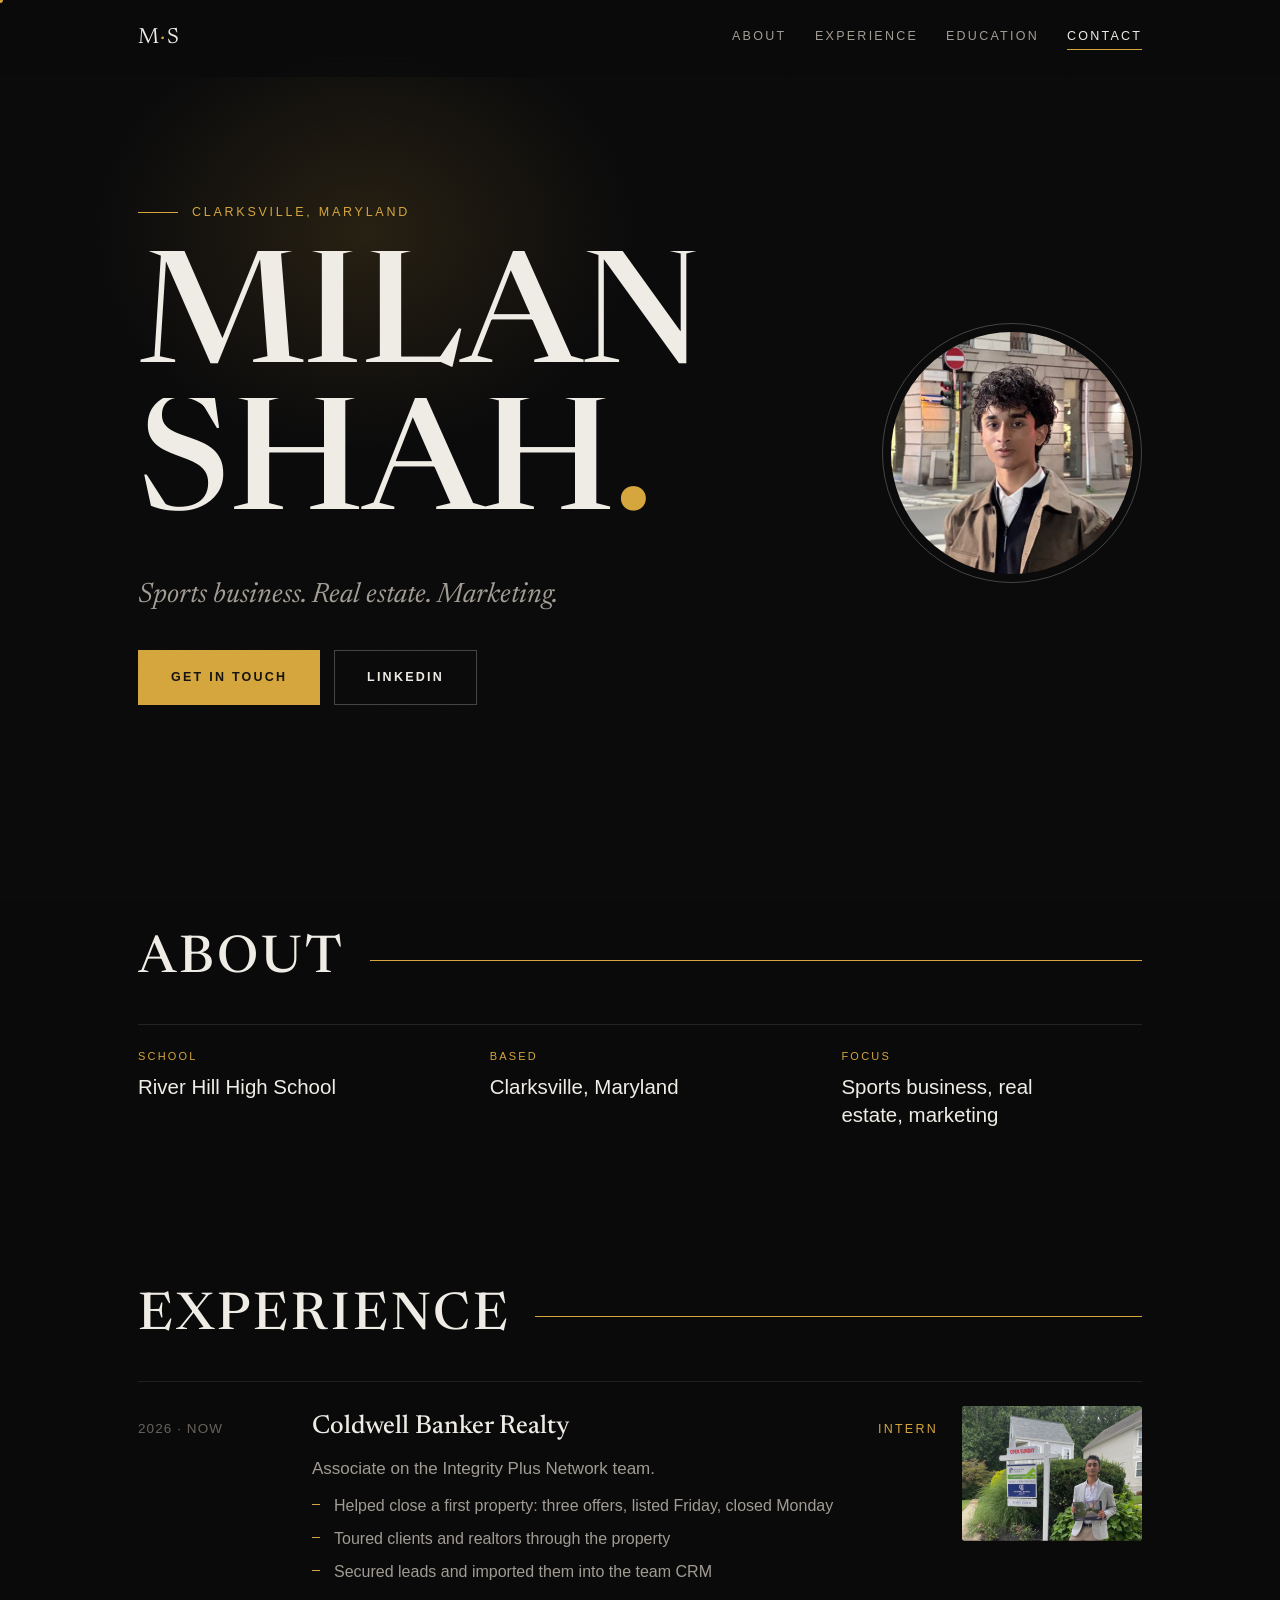
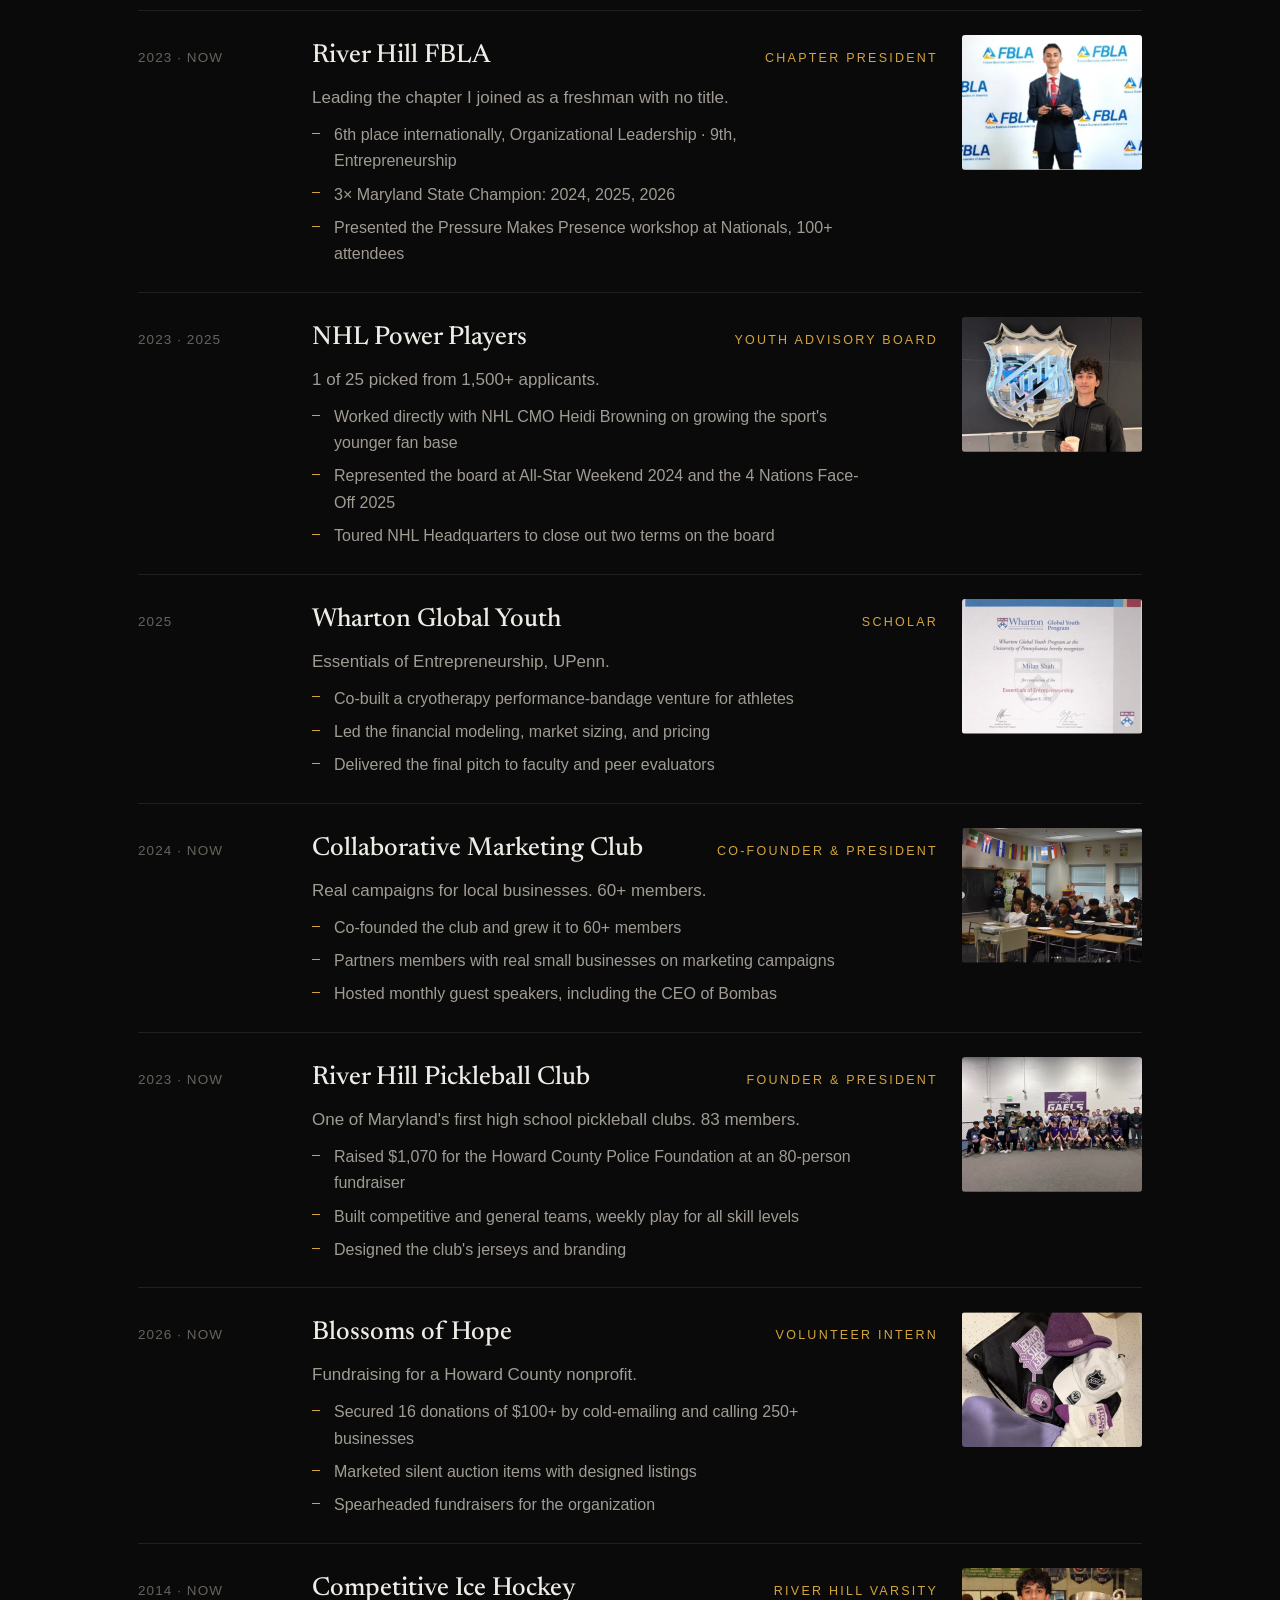
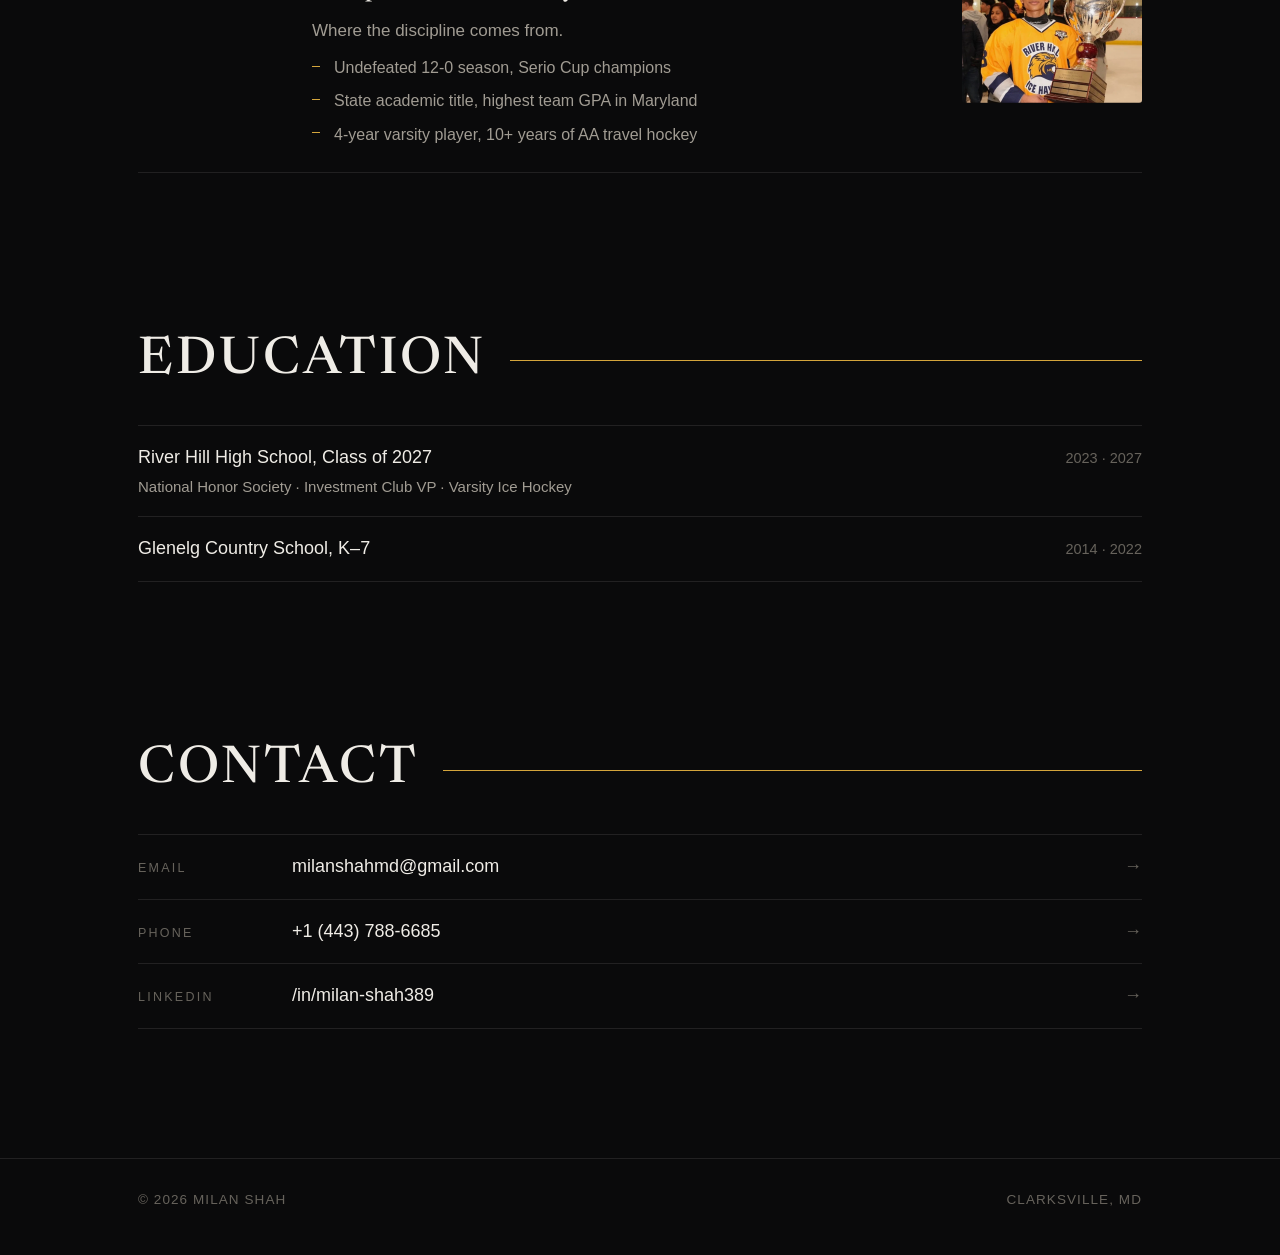
<file: index.html>
<!doctype html>
<html lang="en">
<head>
  <meta charset="utf-8" />
  <meta name="viewport" content="width=device-width, initial-scale=1" />
  <title>Milan Shah</title>
  <link rel="preconnect" href="https://fonts.googleapis.com">
  <link rel="preconnect" href="https://fonts.gstatic.com" crossorigin>
  <link href="https://fonts.googleapis.com/css2?family=Newsreader:ital,opsz,wght@0,6..72,400;0,6..72,500;1,6..72,400;1,6..72,500&display=swap" rel="stylesheet">
  <link rel="stylesheet" href="site.css" />
</head>
<body>

  <div id="intro"><div class="mono"><span>M</span><span class="amp">·</span><span>S</span></div><div class="bar"></div></div>
  <div id="progress"></div>
  <div id="grain"></div>
  <div id="cur-ring"></div><div id="cur-dot"></div>

  <header class="nav" id="nav">
    <div class="nav-inner">
      <a class="nav-brand" href="#top">M<span class="amp">·</span>S</a>
      <nav class="nav-links">
        <a href="#about">About</a>
        <a href="#experience">Experience</a>
        <a href="#education" class="hide-sm">Education</a>
        <a href="#contact">Contact</a>
      </nav>
    </div>
  </header>

  <main id="top">

    <section class="hero wrap" id="hero" data-screen-label="Hero">
      <div class="hero-grid">
        <div>
          <p class="hero-eyebrow caps">Clarksville, Maryland</p>
          <h1 class="display">
            <span class="line"><span class="w">Milan</span></span>
            <span class="line"><span class="w">Shah<span class="accent">.</span></span></span>
          </h1>
          <p class="hero-line">Sports business. Real estate. Marketing.</p>
          <div class="hero-actions">
            <a class="btn primary magnetic" href="mailto:milanshahmd@gmail.com">Get in touch</a>
            <a class="btn magnetic" href="https://www.linkedin.com/in/milan-shah389/" target="_blank" rel="noreferrer">LinkedIn</a>
          </div>
        </div>
        <div class="hero-photo">
          <img src="assets/milan-milan.png" alt="Milan Shah" />
        </div>
      </div>
    </section>

    <section class="wrap reveal" id="about" data-screen-label="About">
      <h2 class="section-label"><span class="t">About</span></h2>
      <div class="about-split stagger">
        <dl class="about-meta">
          <div><dt>School</dt><dd>River Hill High School</dd></div>
          <div><dt>Based</dt><dd>Clarksville, Maryland</dd></div>
          <div><dt>Focus</dt><dd>Sports business, real estate, marketing</dd></div>
        </dl>
      </div>
    </section>

    <section class="wrap reveal" id="experience" data-screen-label="Experience">
      <h2 class="section-label"><span class="t">Experience</span></h2>
      <div class="exp-list stagger">

        <article class="exp-row">
          <div class="exp-year">2026 · NOW</div>
          <div>
            <div class="exp-head">
              <h3 class="exp-org">Coldwell Banker Realty</h3>
              <span class="exp-role">Intern</span>
            </div>
            <p class="exp-desc">Associate on the Integrity Plus Network team.</p>
            <ul class="exp-points">
              <li>Helped close a first property: three offers, listed Friday, closed Monday</li>
              <li>Toured clients and realtors through the property</li>
              <li>Secured leads and imported them into the team CRM</li>
            </ul>
          </div>
          <div class="exp-img"><img src="assets/img-coldwell.png" alt="Coldwell Banker Realty" loading="lazy" /></div>
        </article>

        <article class="exp-row">
          <div class="exp-year">2023 · NOW</div>
          <div>
            <div class="exp-head">
              <h3 class="exp-org">River Hill FBLA</h3>
              <span class="exp-role">Chapter President</span>
            </div>
            <p class="exp-desc">Leading the chapter I joined as a freshman with no title.</p>
            <ul class="exp-points">
              <li>6th place internationally, Organizational Leadership · 9th, Entrepreneurship</li>
              <li>3× Maryland State Champion: 2024, 2025, 2026</li>
              <li>Presented the Pressure Makes Presence workshop at Nationals, 100+ attendees</li>
            </ul>
          </div>
          <div class="exp-img"><img src="assets/img-fbla.png" alt="River Hill FBLA" loading="lazy" /></div>
        </article>

        <article class="exp-row">
          <div class="exp-year">2023 · 2025</div>
          <div>
            <div class="exp-head">
              <h3 class="exp-org">NHL Power Players</h3>
              <span class="exp-role">Youth Advisory Board</span>
            </div>
            <p class="exp-desc">1 of 25 picked from 1,500+ applicants.</p>
            <ul class="exp-points">
              <li>Worked directly with NHL CMO Heidi Browning on growing the sport's younger fan base</li>
              <li>Represented the board at All-Star Weekend 2024 and the 4 Nations Face-Off 2025</li>
              <li>Toured NHL Headquarters to close out two terms on the board</li>
            </ul>
          </div>
          <div class="exp-img"><img src="assets/img-nhl.png" alt="NHL Power Players" loading="lazy" /></div>
        </article>

        <article class="exp-row">
          <div class="exp-year">2025</div>
          <div>
            <div class="exp-head">
              <h3 class="exp-org">Wharton Global Youth</h3>
              <span class="exp-role">Scholar</span>
            </div>
            <p class="exp-desc">Essentials of Entrepreneurship, UPenn.</p>
            <ul class="exp-points">
              <li>Co-built a cryotherapy performance-bandage venture for athletes</li>
              <li>Led the financial modeling, market sizing, and pricing</li>
              <li>Delivered the final pitch to faculty and peer evaluators</li>
            </ul>
          </div>
          <div class="exp-img"><img src="assets/img-wharton.png" alt="Wharton Global Youth" loading="lazy" /></div>
        </article>

        <article class="exp-row">
          <div class="exp-year">2024 · NOW</div>
          <div>
            <div class="exp-head">
              <h3 class="exp-org">Collaborative Marketing Club</h3>
              <span class="exp-role">Co-Founder &amp; President</span>
            </div>
            <p class="exp-desc">Real campaigns for local businesses. 60+ members.</p>
            <ul class="exp-points">
              <li>Co-founded the club and grew it to 60+ members</li>
              <li>Partners members with real small businesses on marketing campaigns</li>
              <li>Hosted monthly guest speakers, including the CEO of Bombas</li>
            </ul>
          </div>
          <div class="exp-img"><img src="assets/img-marketing.png" alt="Collaborative Marketing Club" loading="lazy" /></div>
        </article>

        <article class="exp-row">
          <div class="exp-year">2023 · NOW</div>
          <div>
            <div class="exp-head">
              <h3 class="exp-org">River Hill Pickleball Club</h3>
              <span class="exp-role">Founder &amp; President</span>
            </div>
            <p class="exp-desc">One of Maryland's first high school pickleball clubs. 83 members.</p>
            <ul class="exp-points">
              <li>Raised $1,070 for the Howard County Police Foundation at an 80-person fundraiser</li>
              <li>Built competitive and general teams, weekly play for all skill levels</li>
              <li>Designed the club's jerseys and branding</li>
            </ul>
          </div>
          <div class="exp-img"><img src="assets/img-pickleball.png" alt="River Hill Pickleball Club" loading="lazy" /></div>
        </article>

        <article class="exp-row">
          <div class="exp-year">2026 · NOW</div>
          <div>
            <div class="exp-head">
              <h3 class="exp-org">Blossoms of Hope</h3>
              <span class="exp-role">Volunteer Intern</span>
            </div>
            <p class="exp-desc">Fundraising for a Howard County nonprofit.</p>
            <ul class="exp-points">
              <li>Secured 16 donations of $100+ by cold-emailing and calling 250+ businesses</li>
              <li>Marketed silent auction items with designed listings</li>
              <li>Spearheaded fundraisers for the organization</li>
            </ul>
          </div>
          <div class="exp-img"><img src="assets/img-blossoms.png" alt="Blossoms of Hope" loading="lazy" /></div>
        </article>

        <article class="exp-row">
          <div class="exp-year">2014 · NOW</div>
          <div>
            <div class="exp-head">
              <h3 class="exp-org">Competitive Ice Hockey</h3>
              <span class="exp-role">River Hill Varsity</span>
            </div>
            <p class="exp-desc">Where the discipline comes from.</p>
            <ul class="exp-points">
              <li>Undefeated 12-0 season, Serio Cup champions</li>
              <li>State academic title, highest team GPA in Maryland</li>
              <li>4-year varsity player, 10+ years of AA travel hockey</li>
            </ul>
          </div>
          <div class="exp-img"><img src="assets/img-hockey.png" alt="Competitive ice hockey" loading="lazy" /></div>
        </article>

      </div>
    </section>

    <section class="wrap reveal" id="education" data-screen-label="Education">
      <h2 class="section-label"><span class="t">Education</span></h2>
      <div class="row-list">
        <div class="row-item">
          <span class="what">River Hill High School, Class of 2027<span class="edu-note">National Honor Society · Investment Club VP · Varsity Ice Hockey</span></span>
          <span class="who">2023 · 2027</span>
        </div>
        <div class="row-item">
          <span class="what">Glenelg Country School, K–7</span>
          <span class="who">2014 · 2022</span>
        </div>
      </div>
    </section>

    <section class="wrap reveal" id="contact" data-screen-label="Contact">
      <h2 class="section-label"><span class="t">Contact</span></h2>
      <div class="row-list">
        <a class="row-item contact-item" href="mailto:milanshahmd@gmail.com">
          <span class="contact-k">Email</span>
          <span class="what">milanshahmd@gmail.com</span>
          <span class="arr">→</span>
        </a>
        <a class="row-item contact-item" href="tel:14437886685">
          <span class="contact-k">Phone</span>
          <span class="what">+1 (443) 788-6685</span>
          <span class="arr">→</span>
        </a>
        <a class="row-item contact-item" href="https://www.linkedin.com/in/milan-shah389/" target="_blank" rel="noreferrer">
          <span class="contact-k">LinkedIn</span>
          <span class="what">/in/milan-shah389</span>
          <span class="arr">→</span>
        </a>
      </div>
    </section>

  </main>

  <footer class="footer">
    <div class="wrap">
      <span>© 2026 MILAN SHAH</span>
      <span>CLARKSVILLE, MD</span>
    </div>
  </footer>

  <script>
    (function () {
      // scroll progress bar + hero parallax
      var prog = document.getElementById("progress");
      var heroGrid = document.querySelector(".hero-grid");
      var reduced = window.matchMedia("(prefers-reduced-motion: reduce)").matches;
      window.addEventListener("scroll", function () {
        var h = document.documentElement;
        var max = h.scrollHeight - h.clientHeight;
        if (prog) prog.style.width = (max > 0 ? (h.scrollTop / max) * 100 : 0) + "%";
        if (heroGrid && !reduced && h.scrollTop < h.clientHeight) {
          heroGrid.style.transform = "translateY(" + h.scrollTop * 0.18 + "px)";
          heroGrid.style.opacity = Math.max(0, 1 - h.scrollTop / (h.clientHeight * 0.85));
        }
      }, { passive: true });

      // custom cursor: gold dot + trailing ring
      var dot = document.getElementById("cur-dot");
      var ring = document.getElementById("cur-ring");
      if (dot && ring && window.matchMedia("(hover:hover) and (pointer:fine)").matches) {
        var rx = -100, ry = -100, tx = -100, ty = -100;
        document.addEventListener("mousemove", function (e) {
          tx = e.clientX; ty = e.clientY;
          dot.style.left = tx + "px"; dot.style.top = ty + "px";
        });
        (function loop() {
          rx += (tx - rx) * 0.16; ry += (ty - ry) * 0.16;
          ring.style.left = rx + "px"; ring.style.top = ry + "px";
          requestAnimationFrame(loop);
        })();
        document.addEventListener("mouseover", function (e) {
          document.body.classList.toggle("cur-hover", !!e.target.closest("a, button, .exp-img, .exp-row"));
        });
      } else { if (dot) dot.remove(); if (ring) ring.remove(); }

      // intro curtain: full show once per session, skip after
      var intro = document.getElementById("intro");
      var seen = sessionStorage.getItem("ms-intro-seen");
      if (seen) { document.body.classList.add("no-intro"); }
      else if (intro) {
        sessionStorage.setItem("ms-intro-seen", "1");
        setTimeout(function () { intro.classList.add("done"); }, 1300);
        setTimeout(function () { intro.remove(); }, 2400);
      }

      // gold burst on every click
      document.addEventListener("click", function (e) {
        var b = document.createElement("span");
        b.className = "click-burst";
        b.style.left = e.clientX + "px";
        b.style.top = e.clientY + "px";
        document.body.appendChild(b);
        setTimeout(function () { b.remove(); }, 600);
      });

      // magnetic buttons
      document.querySelectorAll(".magnetic").forEach(function (el) {
        el.addEventListener("mousemove", function (e) {
          var r = el.getBoundingClientRect();
          var x = (e.clientX - r.left - r.width / 2) * 0.25;
          var y = (e.clientY - r.top - r.height / 2) * 0.35;
          el.style.transform = "translate(" + x + "px," + y + "px)";
        });
        el.addEventListener("mouseleave", function () { el.style.transform = ""; });
      });

      // eased anchor scrolling
      document.querySelectorAll("a[href^='#']").forEach(function (a) {
        a.addEventListener("click", function (e) {
          var id = a.getAttribute("href").slice(1);
          var t = id ? document.getElementById(id) : document.body;
          if (!t) return;
          e.preventDefault();
          window.scrollTo({ top: id ? t.getBoundingClientRect().top + window.pageYOffset - 70 : 0, behavior: reduced ? "auto" : "smooth" });
        });
      });

      // count-up numbers in the glance strip
      var stats = document.querySelectorAll(".stat .n");
      if (stats.length && "IntersectionObserver" in window) {
        var counted = new IntersectionObserver(function (entries) {
          entries.forEach(function (en) {
            if (!en.isIntersecting) return;
            counted.unobserve(en.target);
            var el = en.target, to = parseInt(el.dataset.to, 10), t0 = 0;
            if (reduced) { el.textContent = to; return; }
            requestAnimationFrame(function step(ts) {
              if (!t0) t0 = ts;
              var p = Math.min(1, (ts - t0) / 1100);
              el.textContent = Math.round(to * (1 - Math.pow(1 - p, 3)));
              if (p < 1) requestAnimationFrame(step);
            });
          });
        }, { threshold: 0.6 });
        stats.forEach(function (s) { counted.observe(s); });
      }

      // scroll-spy: gold underline follows the section you're in
      var navLinks = document.querySelectorAll(".nav-links a[href^='#']");
      if ("IntersectionObserver" in window) {
        var spy = new IntersectionObserver(function (entries) {
          entries.forEach(function (en) {
            if (en.isIntersecting) {
              navLinks.forEach(function (l) { l.classList.toggle("active", l.getAttribute("href") === "#" + en.target.id); });
            }
          });
        }, { rootMargin: "-45% 0px -50% 0px" });
        ["about", "experience", "education", "contact"].forEach(function (id) {
          var s = document.getElementById(id);
          if (s) spy.observe(s);
        });
      }

      var nav = document.getElementById("nav");
      window.addEventListener("scroll", function () {
        nav.classList.toggle("scrolled", window.scrollY > 8);
      }, { passive: true });

      if ("IntersectionObserver" in window) {
        var obs = new IntersectionObserver(function (entries) {
          entries.forEach(function (e) {
            if (e.isIntersecting) { e.target.classList.add("in"); obs.unobserve(e.target); }
          });
        }, { rootMargin: "0px 0px -10% 0px" });
        document.querySelectorAll(".reveal").forEach(function (el) { obs.observe(el); });
      } else {
        document.querySelectorAll(".reveal").forEach(function (el) { el.classList.add("in"); });
      }
    })();
  </script>

</body>
</html>
</file>
<file: site.css>
/* ============================================================
   MILAN SHAH — PERSONAL SITE (v5 · black + blood red · POWER)
   ============================================================ */

:root {
  --bg: #0a0a0b;
  --bg-soft: #111113;
  --fg: #efece6;
  --fg-2: #a19c93;
  --fg-3: #67635c;
  --line: rgba(239, 236, 230, 0.1);
  --line-strong: rgba(239, 236, 230, 0.26);
  --accent: #d4a53c;

  --display: "Newsreader", Georgia, "Times New Roman", serif;
  --sans: "Helvetica Neue", Helvetica, Arial, system-ui, sans-serif;

  --max: 1100px;
  --pad: clamp(20px, 6vw, 48px);

  --ease-out: cubic-bezier(0.16, 1, 0.3, 1);
}

[data-mode="light"] {
  --bg: #f1efea;
  --bg-soft: #e8e5de;
  --fg: #171613;
  --fg-2: #57544c;
  --fg-3: #8e897e;
  --line: rgba(23, 22, 19, 0.12);
  --line-strong: rgba(23, 22, 19, 0.32);
}

[data-headings="sans"] .display { font-family: var(--sans); letter-spacing: -0.02em; font-weight: 700; font-style: normal; }
[data-headings="sans"] .display em { font-style: normal; }

* { box-sizing: border-box; margin: 0; padding: 0; }

html, body {
  background: var(--bg);
  color: var(--fg);
  font-family: var(--sans);
  font-size: 18px;
  line-height: 1.65;
  -webkit-font-smoothing: antialiased;
  scroll-behavior: smooth;
  overflow-x: hidden;
}

body { transition: background 0.35s ease, color 0.35s ease; }

a { color: inherit; text-decoration: none; }
img { max-width: 100%; display: block; }
::selection { background: var(--accent); color: #141310; }

.display { font-family: var(--display); font-weight: 500; }
.display em { font-style: italic; font-weight: 400; }
.accent { color: var(--accent); }

.caps {
  font-size: 12.5px;
  font-weight: 500;
  letter-spacing: 0.22em;
  text-transform: uppercase;
}

.wrap {
  max-width: var(--max);
  margin: 0 auto;
  padding-left: var(--pad);
  padding-right: var(--pad);
}

/* ---------- at a glance (retired) ---------- */
.glance{display:grid;grid-template-columns:repeat(4,1fr);gap:1px;background:var(--rule,#242424);border-top:1px solid var(--rule,#242424);border-bottom:1px solid var(--rule,#242424)}
.stat{background:var(--bg);padding:34px 26px 30px;display:flex;flex-direction:column;gap:6px}
.stat .n{font-family:var(--display);font-size:clamp(46px,6vw,76px);line-height:.9;color:var(--accent);font-variant-numeric:tabular-nums}
.stat .suf{font-size:12px;letter-spacing:.18em;text-transform:uppercase;color:var(--muted)}
.stat .lbl{margin-top:8px;font-size:14px;line-height:1.4;color:var(--fg);max-width:20ch;text-wrap:pretty}
@media (max-width:900px){.glance{grid-template-columns:repeat(2,1fr)}}
@media (max-width:520px){.glance{grid-template-columns:1fr}}

/* ---------- about ---------- */
.about-split{display:grid;grid-template-columns:repeat(3,1fr);gap:clamp(24px,4vw,56px);align-items:start}
.about-statement{font-size:clamp(28px,3.6vw,46px);line-height:1.18;font-weight:400;color:var(--fg);margin:0;text-wrap:pretty}
.about-statement::first-letter{color:var(--accent)}
.about-meta{margin:0;display:grid;grid-column:1/-1;grid-template-columns:repeat(3,1fr);gap:clamp(24px,4vw,56px);border-top:1px solid var(--rule,#242424)}
.about-meta>div{display:flex;flex-direction:column;gap:8px;padding:22px 0 0}
.about-meta dt{font-size:11px;letter-spacing:.2em;text-transform:uppercase;color:var(--accent)}
.about-meta dd{margin:0;font-size:clamp(17px,1.6vw,21px);line-height:1.35;color:var(--fg);text-wrap:pretty}
@media (max-width:820px){.about-split,.about-meta{grid-template-columns:1fr;gap:0}.about-meta>div{padding:18px 0;border-bottom:1px solid var(--rule,#242424)}}

/* ---------- grain + vignette ---------- */
#grain{position:fixed;inset:0;z-index:190;pointer-events:none;opacity:.05;mix-blend-mode:overlay;background-image:url("data:image/svg+xml,%3Csvg xmlns='http://www.w3.org/2000/svg' width='140' height='140'%3E%3Cfilter id='n'%3E%3CfeTurbulence type='fractalNoise' baseFrequency='.85' numOctaves='3'/%3E%3C/filter%3E%3Crect width='140' height='140' filter='url(%23n)'/%3E%3C/svg%3E");animation:grainShift 1.1s steps(3) infinite}
@keyframes grainShift{0%{transform:translate(0,0)}33%{transform:translate(-3%,2%)}66%{transform:translate(2%,-3%)}100%{transform:translate(0,0)}}
@media (prefers-reduced-motion: reduce){#grain{animation:none}}

/* ---------- scroll progress ---------- */
#progress{position:fixed;top:0;left:0;height:2px;background:var(--accent);width:0;z-index:210;box-shadow:0 0 12px color-mix(in srgb,var(--accent) 60%,transparent)}

/* ---------- custom cursor ---------- */
@media (hover:hover) and (pointer:fine){
  #cur-dot{position:fixed;z-index:400;width:6px;height:6px;margin:-3px 0 0 -3px;border-radius:50%;background:var(--accent);pointer-events:none}
  #cur-ring{position:fixed;z-index:399;width:34px;height:34px;margin:-17px 0 0 -17px;border-radius:50%;border:1px solid color-mix(in srgb,var(--accent) 55%,transparent);pointer-events:none;transition:width .3s var(--ease-out),height .3s var(--ease-out),margin .3s var(--ease-out),border-color .3s ease,opacity .3s ease}
  body.cur-hover #cur-ring{width:58px;height:58px;margin:-29px 0 0 -29px;border-color:var(--accent)}
}
@media (hover:none),(pointer:coarse){#cur-dot,#cur-ring{display:none}}

/* ---------- intro curtain ---------- */
#intro{position:fixed;inset:0;z-index:200;background:#070707;display:flex;align-items:center;justify-content:center;transition:transform .9s cubic-bezier(.76,0,.24,1) .1s;transform:translateY(0)}
#intro.done{transform:translateY(-101%)}
#intro .mono{font-family:var(--display);font-size:clamp(56px,10vw,120px);color:var(--fg);letter-spacing:.04em;overflow:hidden;display:flex}
#intro .mono span{display:inline-block;animation:introRise .7s var(--ease-out) both}
#intro .mono .amp{color:var(--accent);font-style:italic;animation-delay:.15s}
#intro .mono span:last-child{animation-delay:.28s}
#intro .bar{position:absolute;bottom:0;left:0;height:2px;background:var(--accent);width:0;animation:introBar .9s var(--ease-out) .3s forwards}
@keyframes introRise{from{transform:translateY(110%);opacity:0}to{transform:none;opacity:1}}
@keyframes introBar{to{width:100%}}
body.no-intro #intro{display:none}
@media (prefers-reduced-motion: reduce){#intro{display:none}}

/* ---------- click ripple ---------- */
.click-burst{position:fixed;z-index:300;width:10px;height:10px;margin:-5px 0 0 -5px;border-radius:50%;border:1.5px solid var(--accent);pointer-events:none;animation:burst .55s var(--ease-out) forwards}
@keyframes burst{from{opacity:.9;transform:scale(.4)}to{opacity:0;transform:scale(5)}}

/* ---------- nav ---------- */
.nav {
  position: sticky;
  top: 0;
  z-index: 50;
  background: color-mix(in srgb, var(--bg) 86%, transparent);
  backdrop-filter: blur(14px);
  -webkit-backdrop-filter: blur(14px);
  border-bottom: 1px solid transparent;
  transition: border-color 0.3s ease;
}
.nav.scrolled { border-bottom-color: var(--line); }
.nav-inner {
  max-width: var(--max);
  margin: 0 auto;
  padding: 20px var(--pad);
  display: flex;
  align-items: center;
  justify-content: space-between;
  gap: 24px;
}
.nav-brand { font-family: var(--display); font-size: 22px; letter-spacing: 0.06em; }
.nav-brand .amp { color: var(--accent); font-style: italic; }
.nav-links { display: flex; align-items: center; gap: 28px; }
.nav-links a {
  position: relative;
  font-size: 12.5px;
  font-weight: 500;
  letter-spacing: 0.18em;
  text-transform: uppercase;
  color: var(--fg-2);
  padding-bottom: 3px;
  transition: color 0.25s ease;
}
.nav-links a::after {
  content: "";
  position: absolute;
  left: 0;
  bottom: 0;
  width: 100%;
  height: 1px;
  background: var(--accent);
  transform: scaleX(0);
  transform-origin: right;
  transition: transform 0.35s var(--ease-out);
}
.nav-links a:hover { color: var(--fg); }
.nav-links a:hover::after { transform: scaleX(1); transform-origin: left; }
.nav-links a.active { color: var(--fg); }
.nav-links a.active::after { transform: scaleX(1); transform-origin: left; }

/* ---------- hero ---------- */
.hero {
  position: relative;
  min-height: calc(94vh - 70px);
  display: flex;
  flex-direction: column;
  justify-content: center;
  padding-top: 40px;
  padding-bottom: 64px;
}
.hero::before {
  content: "";
  position: absolute;
  top: -20%;
  left: -10%;
  width: 70%;
  height: 80%;
  background: radial-gradient(closest-side, color-mix(in srgb, var(--accent) 14%, transparent), transparent 70%);
  pointer-events: none;
}
.hero-grid {
  position: relative;
  display: grid;
  grid-template-columns: 1fr auto;
  gap: 48px;
  align-items: center;
  will-change: transform;
}
.hero-eyebrow { color: var(--accent); margin-bottom: 28px; display: flex; align-items: center; gap: 14px; }
.hero-eyebrow::before { content: ""; width: 40px; height: 1px; background: var(--accent); }
.hero h1 {
  font-size: clamp(72px, 12.5vw, 168px);
  line-height: 0.92;
  letter-spacing: -0.01em;
  text-transform: uppercase;
  margin-bottom: 30px;
}
.hero h1 .line { display: block; overflow: hidden; padding-bottom: 0.06em; margin-bottom: -0.06em; }
.hero h1 .w { display: inline-block; }
.hero-line {
  font-family: var(--display);
  font-style: italic;
  font-size: clamp(21px, 2.4vw, 28px);
  line-height: 1.45;
  max-width: 30ch;
  color: var(--fg-2);
  margin-bottom: 34px;
}
.hero-line strong { font-weight: 500; color: var(--fg); }
.hero-line .dot { color: var(--accent); font-style: normal; padding: 0 10px; }
.hero-creds {
  display: flex;
  flex-wrap: wrap;
  align-items: center;
  gap: 10px 14px;
  color: var(--fg-2);
  margin-bottom: 46px;
}
.hero-creds .sep { width: 3px; height: 3px; border-radius: 50%; background: var(--accent); }
.hero-photo {
  width: clamp(170px, 22vw, 260px);
  height: clamp(170px, 22vw, 260px);
  border-radius: 50%;
  padding: 8px;
  border: 1px solid var(--line-strong);
  transition: border-color 0.4s ease, box-shadow 0.4s ease;
}
.hero-photo:hover {
  border-color: var(--accent);
  box-shadow: 0 0 60px color-mix(in srgb, var(--accent) 25%, transparent);
}
.hero-photo img { border-radius: 50%; transition: transform 1.2s var(--ease-out); animation: photoFloat 9s ease-in-out 2.6s infinite; }
.hero-photo:hover img { transform: scale(1.06); }
@keyframes photoFloat { 0%,100% { translate: 0 0 } 50% { translate: 0 -3px } }
@media (prefers-reduced-motion: reduce){ .hero-photo img { animation: none } }
.hero-actions { display: flex; gap: 14px; flex-wrap: wrap; }
.btn {
  display: inline-flex;
  align-items: center;
  font-size: 12.5px;
  font-weight: 600;
  letter-spacing: 0.18em;
  text-transform: uppercase;
  padding: 16px 32px;
  border: 1px solid var(--line-strong);
  transition: border-color 0.25s ease, background 0.25s ease, color 0.25s ease, transform 0.25s var(--ease-out);
}
.btn:active { transform: scale(0.97); }
.btn, .nav-links a { will-change: transform; }
.magnetic { transition: transform .3s var(--ease-out); }
.btn.primary { background: var(--accent); border-color: var(--accent); color: #141310; }
.btn.primary:hover { background: var(--fg); border-color: var(--fg); color: var(--bg); }
.btn:not(.primary):hover { border-color: var(--accent); color: var(--accent); }

/* hero entrance */
@media (prefers-reduced-motion: no-preference) {
  @keyframes riseUp { from { transform: translateY(112%); } to { transform: none; } }
  @keyframes fadeUp { from { opacity: 0; transform: translateY(16px); } to { opacity: 1; transform: none; } }
  @keyframes growIn { from { opacity: 0; transform: scale(0.9); } to { opacity: 1; transform: none; } }
  .hero h1 .w { animation: riseUp 1s var(--ease-out) 1.1s both; }
  .hero h1 .line:nth-child(2) .w { animation-delay: 1.22s; }
  .hero-eyebrow { animation: fadeUp 0.8s var(--ease-out) 1.6s both; }
  .hero-line { animation: fadeUp 0.8s var(--ease-out) 1.75s both; }
  .hero-creds { animation: fadeUp 0.8s var(--ease-out) 1.9s both; }
  .hero-actions { animation: fadeUp 0.8s var(--ease-out) 2.05s both; }
  .hero-photo { animation: growIn 1.1s var(--ease-out) 1.5s both; }
  body.no-intro .hero h1 .w { animation-delay: 0s; }
  body.no-intro .hero h1 .line:nth-child(2) .w { animation-delay: 0.12s; }
  body.no-intro .hero-eyebrow { animation-delay: 0.5s; }
  body.no-intro .hero-line { animation-delay: 0.65s; }
  body.no-intro .hero-creds { animation-delay: 0.8s; }
  body.no-intro .hero-actions { animation-delay: 0.95s; }
  body.no-intro .hero-photo { animation-delay: 0.4s; }
}

/* ---------- sections ---------- */
section { padding: clamp(56px, 9vh, 92px) 0; }
.section-label {
  display: flex;
  align-items: center;
  gap: 24px;
  margin-bottom: 38px;
}
.section-label .t {
  font-family: var(--display);
  font-size: clamp(34px, 4.5vw, 52px);
  line-height: 1;
  font-weight: 500;
  text-transform: uppercase;
  letter-spacing: 0.06em;
  color: var(--fg);
  display: inline-block;
  clip-path: inset(0 0 110% 0);
  transform: translateY(30%);
  transition: clip-path .8s var(--ease-out), transform .8s var(--ease-out);
}
.reveal.in .section-label .t { clip-path: inset(-10% 0 -10% 0); transform: none; }
@media (prefers-reduced-motion: reduce){ .section-label .t { clip-path: none; transform: none; } }
.section-label::after {
  content: "";
  flex: 1;
  height: 1px;
  background: var(--accent);
  align-self: center;
  transform: scaleX(0);
  transform-origin: left;
  transition: transform 0.9s var(--ease-out) 0.15s;
}
.reveal.in .section-label::after { transform: scaleX(1); }
@media (prefers-reduced-motion: reduce) {
  .section-label::after { transform: none; }
}

/* ---------- about ---------- */
.about-text { max-width: 62ch; }
.about-lede {
  font-size: clamp(26px, 3.2vw, 36px);
  line-height: 1.35;
  margin-bottom: 22px;
}
.about-text p:not(.about-lede) { font-size: 18px; color: var(--fg-2); }
.about-text p:not(.about-lede) + p { margin-top: 14px; }
.about-text strong { color: var(--fg); font-weight: 500; }

/* ---------- experience ---------- */
.exp-row {
  position: relative;
  display: grid;
  grid-template-columns: 150px 1fr 180px;
  gap: 24px;
  align-items: baseline;
  padding: 24px 0;
  border-bottom: 1px solid var(--line);
  transition: padding-left 0.35s var(--ease-out);
}
.exp-row:first-of-type { border-top: 1px solid var(--line); }
.exp-row::before {
  content: "";
  position: absolute;
  left: 0;
  top: -1px;
  bottom: -1px;
  width: 2px;
  background: var(--accent);
  transform: scaleY(0);
  transform-origin: top;
  transition: transform 0.35s var(--ease-out);
}
.exp-row:hover { padding-left: 20px; }
.exp-row:hover::before { transform: scaleY(1); }
.exp-row:hover .exp-org { color: var(--accent); }
.exp-year { font-size: 13.5px; color: var(--fg-3); letter-spacing: 0.08em; white-space: nowrap; }
.exp-head {
  display: flex;
  align-items: baseline;
  justify-content: space-between;
  gap: 16px;
  flex-wrap: wrap;
  margin-bottom: 6px;
}
.exp-org { font-family: var(--display); font-size: 26px; font-weight: 500; transition: color 0.3s ease; }
.exp-role { color: var(--accent); font-size: 12.5px; letter-spacing: 0.18em; text-transform: uppercase; white-space: nowrap; }
.exp-desc { font-size: 17px; color: var(--fg-2); max-width: 58ch; }
.exp-points { list-style: none; margin-top: 10px; display: grid; gap: 7px; }
.exp-points li {
  position: relative;
  font-size: 16px;
  color: var(--fg-2);
  padding-left: 22px;
  max-width: 62ch;
}
.exp-points li::before {
  content: "";
  position: absolute;
  left: 0;
  top: 0.68em;
  width: 8px;
  height: 1px;
  background: var(--accent);
}
/* editorial focus: dim the rows you're not on */
.exp-list:hover .exp-row{opacity:.42;filter:saturate(.6);transition:opacity .4s ease,filter .4s ease,padding-left .35s var(--ease-out)}
.exp-list:hover .exp-row:hover{opacity:1;filter:none}
@media (hover:none){.exp-list:hover .exp-row{opacity:1;filter:none}}
/* photo wipes in from the left when the row arrives */
.exp-img{clip-path:inset(0 100% 0 0);transition:transform .45s var(--ease-out),clip-path .9s var(--ease-out)}
.reveal.in .exp-img{clip-path:inset(0 0 0 0)}
@media (prefers-reduced-motion: reduce){.exp-img{clip-path:none}}
/* year ticks gold as the row lights up */
.exp-year{transition:color .35s ease,letter-spacing .35s var(--ease-out)}
.exp-row:hover .exp-year{color:var(--accent);letter-spacing:.14em}
.exp-points li{transition:transform .35s var(--ease-out),color .35s ease}
.exp-row:hover .exp-points li{transform:translateX(4px)}
.exp-row:hover .exp-points li:nth-child(2){transition-delay:.04s}
.exp-row:hover .exp-points li:nth-child(3){transition-delay:.08s}

.exp-img { align-self: start; width: 180px; height: 135px; transform-style: preserve-3d; perspective: 600px; }
.exp-row:hover .exp-img { transform: scale(1.05) rotate(-1.2deg) translateY(-3px); }
.exp-img image-slot {
  width: 100%;
  height: 100%;
  color: rgba(239, 236, 230, 0.6);
  background: rgba(239, 236, 230, 0.05);
  border: 1px dashed var(--line-strong);
  border-radius: 3px;
}
[data-mode="light"] .exp-img image-slot {
  color: rgba(23, 22, 19, 0.55);
  background: rgba(23, 22, 19, 0.05);
}

/* ---------- rows ---------- */
.row-list { border-top: 1px solid var(--line); }
.row-item {
  display: grid;
  grid-template-columns: 1fr auto;
  gap: 24px;
  align-items: baseline;
  padding: 17px 0;
  border-bottom: 1px solid var(--line);
}
.row-item .what { font-size: 18px; font-weight: 500; }
.row-item .who { font-size: 14.5px; color: var(--fg-3); text-align: right; white-space: nowrap; }
.edu-note { display: block; font-size: 15px; font-weight: 400; color: var(--fg-2); margin-top: 2px; }

a.row-item .arr { color: var(--fg-3); transition: transform 0.25s var(--ease-out), color 0.25s ease; }
a.row-item:hover .what, a.row-item:hover .arr { color: var(--accent); }
a.row-item:hover .arr { transform: translateX(6px); }
.contact-k { font-size: 12.5px; letter-spacing: 0.18em; text-transform: uppercase; color: var(--fg-3); }
.contact-item { grid-template-columns: 130px 1fr auto; }

/* ---------- footer ---------- */
.footer { border-top: 1px solid var(--line); margin-top: 48px; }
.footer .wrap {
  padding-top: 30px;
  padding-bottom: 44px;
  display: flex;
  justify-content: space-between;
  gap: 16px;
  flex-wrap: wrap;
  font-size: 13.5px;
  letter-spacing: 0.08em;
  color: var(--fg-3);
}

/* ---------- scroll reveals (staggered) ---------- */
@media (prefers-reduced-motion: no-preference) {
  .reveal > *:not(.section-label) { opacity: 0; transform: translateY(22px); transition: opacity 0.7s var(--ease-out), transform 0.7s var(--ease-out); }
  .reveal.in > *:not(.section-label) { opacity: 1; transform: none; }
  .reveal .stagger > * { opacity: 0; transform: translateY(24px); transition: opacity 0.65s var(--ease-out), transform 0.65s var(--ease-out); }
  .reveal.in .stagger > * { opacity: 1; transform: none; }
  .reveal.in .stagger > *:nth-child(1) { transition-delay: 0.05s; }
  .reveal.in .stagger > *:nth-child(2) { transition-delay: 0.12s; }
  .reveal.in .stagger > *:nth-child(3) { transition-delay: 0.19s; }
  .reveal.in .stagger > *:nth-child(4) { transition-delay: 0.26s; }
  .reveal.in .stagger > *:nth-child(5) { transition-delay: 0.33s; }
  .reveal.in .stagger > *:nth-child(6) { transition-delay: 0.4s; }
  .reveal.in .stagger > *:nth-child(7) { transition-delay: 0.47s; }
  .reveal.in .stagger > *:nth-child(8) { transition-delay: 0.54s; }
}

/* ---------- responsive ---------- */
@media (max-width: 700px) {
  .nav-links { gap: 18px; }
  .nav-links .hide-sm { display: none; }
  .hero-grid { grid-template-columns: 1fr; gap: 36px; }
  .hero-photo { order: -1; }
  .exp-row { grid-template-columns: 1fr; gap: 12px; }
  .exp-img { width: 100%; height: 200px; }
  .exp-row:hover { padding-left: 14px; }
  .exp-head { flex-direction: column; align-items: flex-start; gap: 4px; }
  .row-item { grid-template-columns: 1fr; gap: 2px; }
  .row-item .who { text-align: left; }
  .contact-item { grid-template-columns: 88px 1fr auto; }
  .section-label .t { font-size: 32px; }
}

.exp-img img{width:100%;height:100%;object-fit:cover;border-radius:3px;display:block}
</file>
